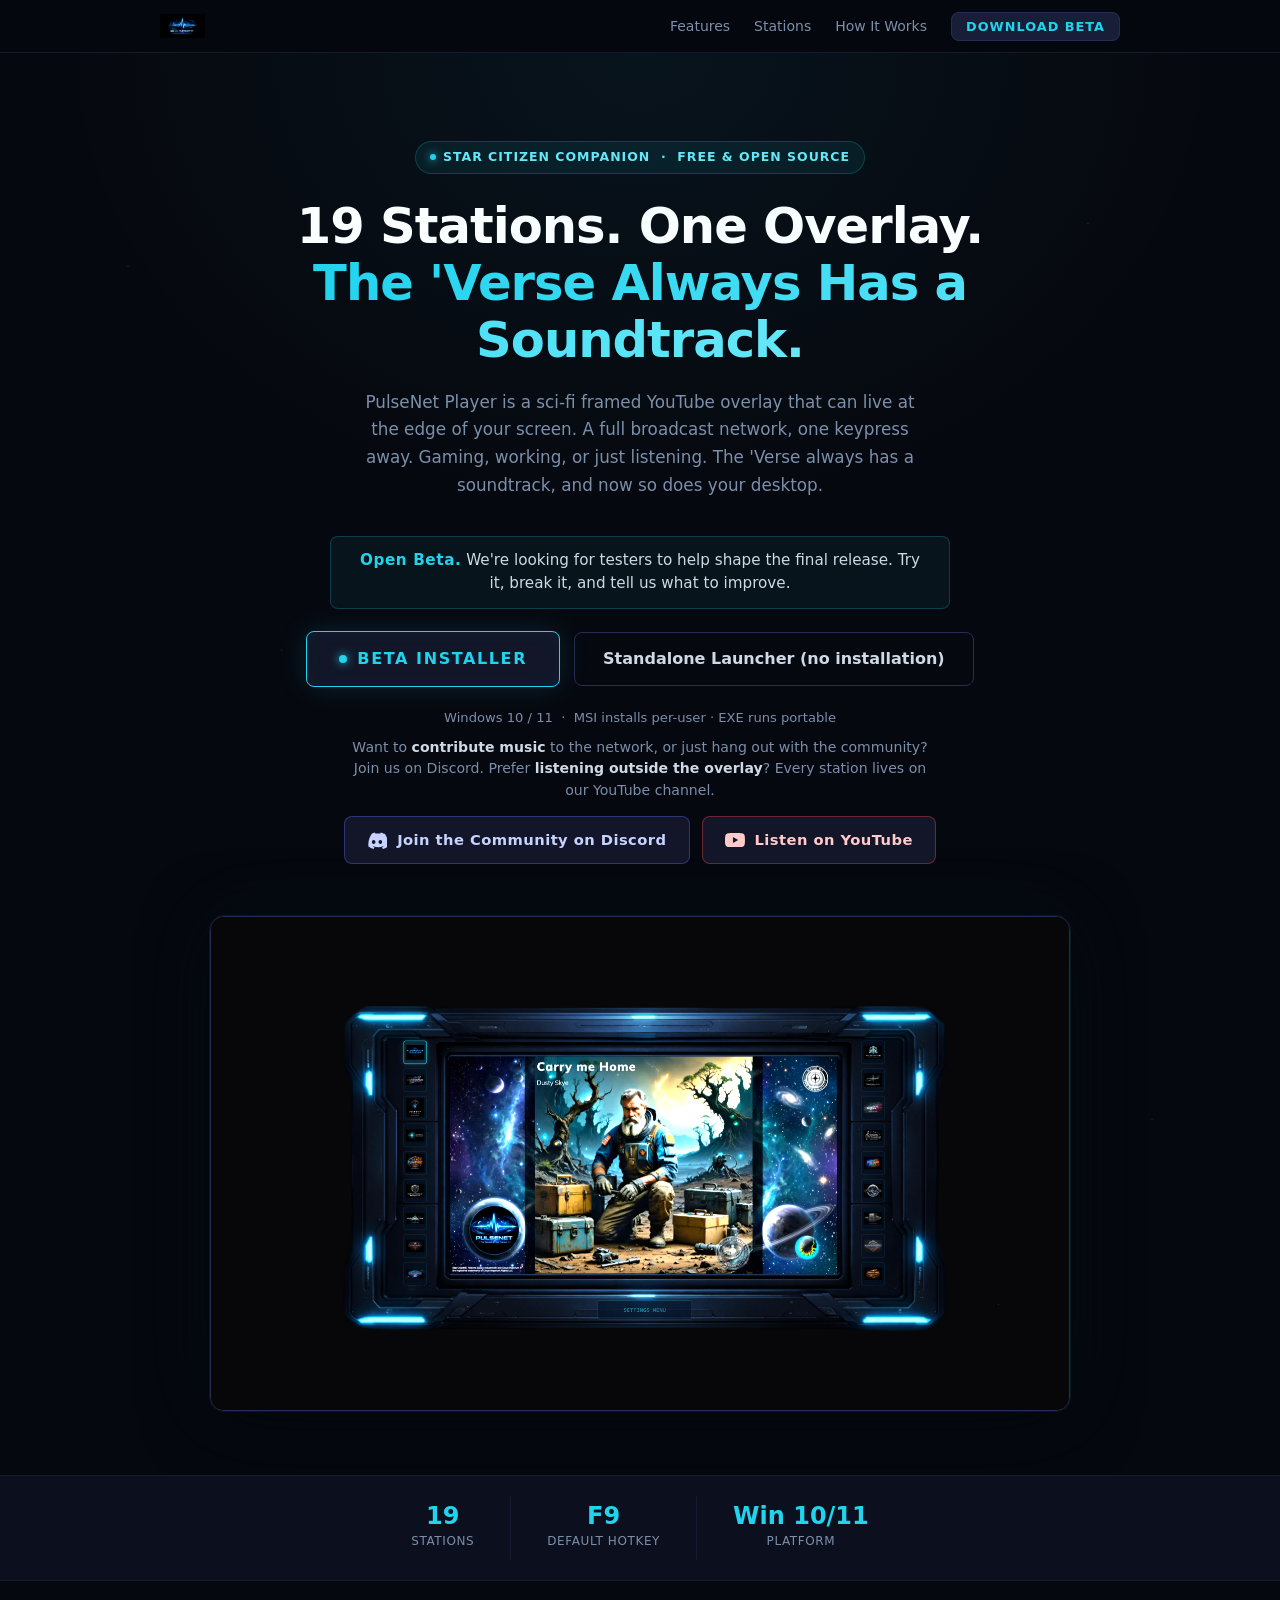
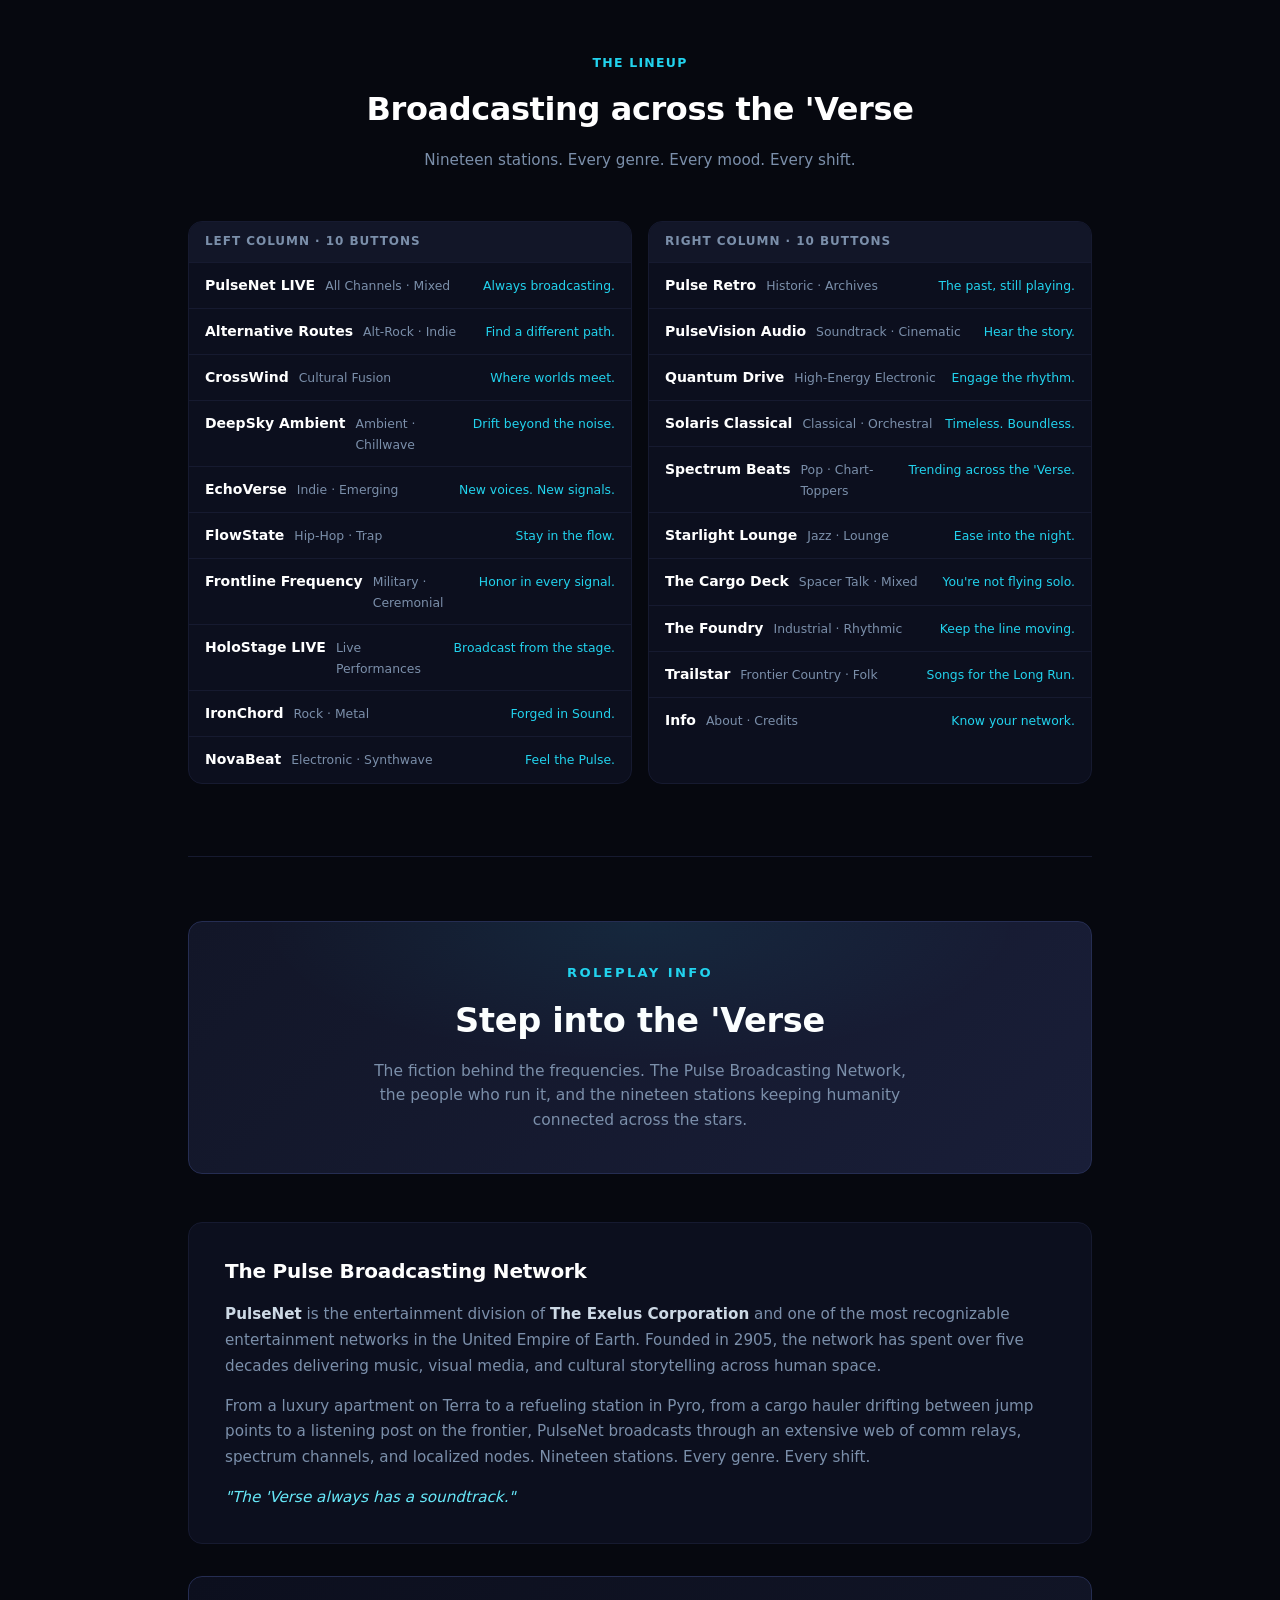
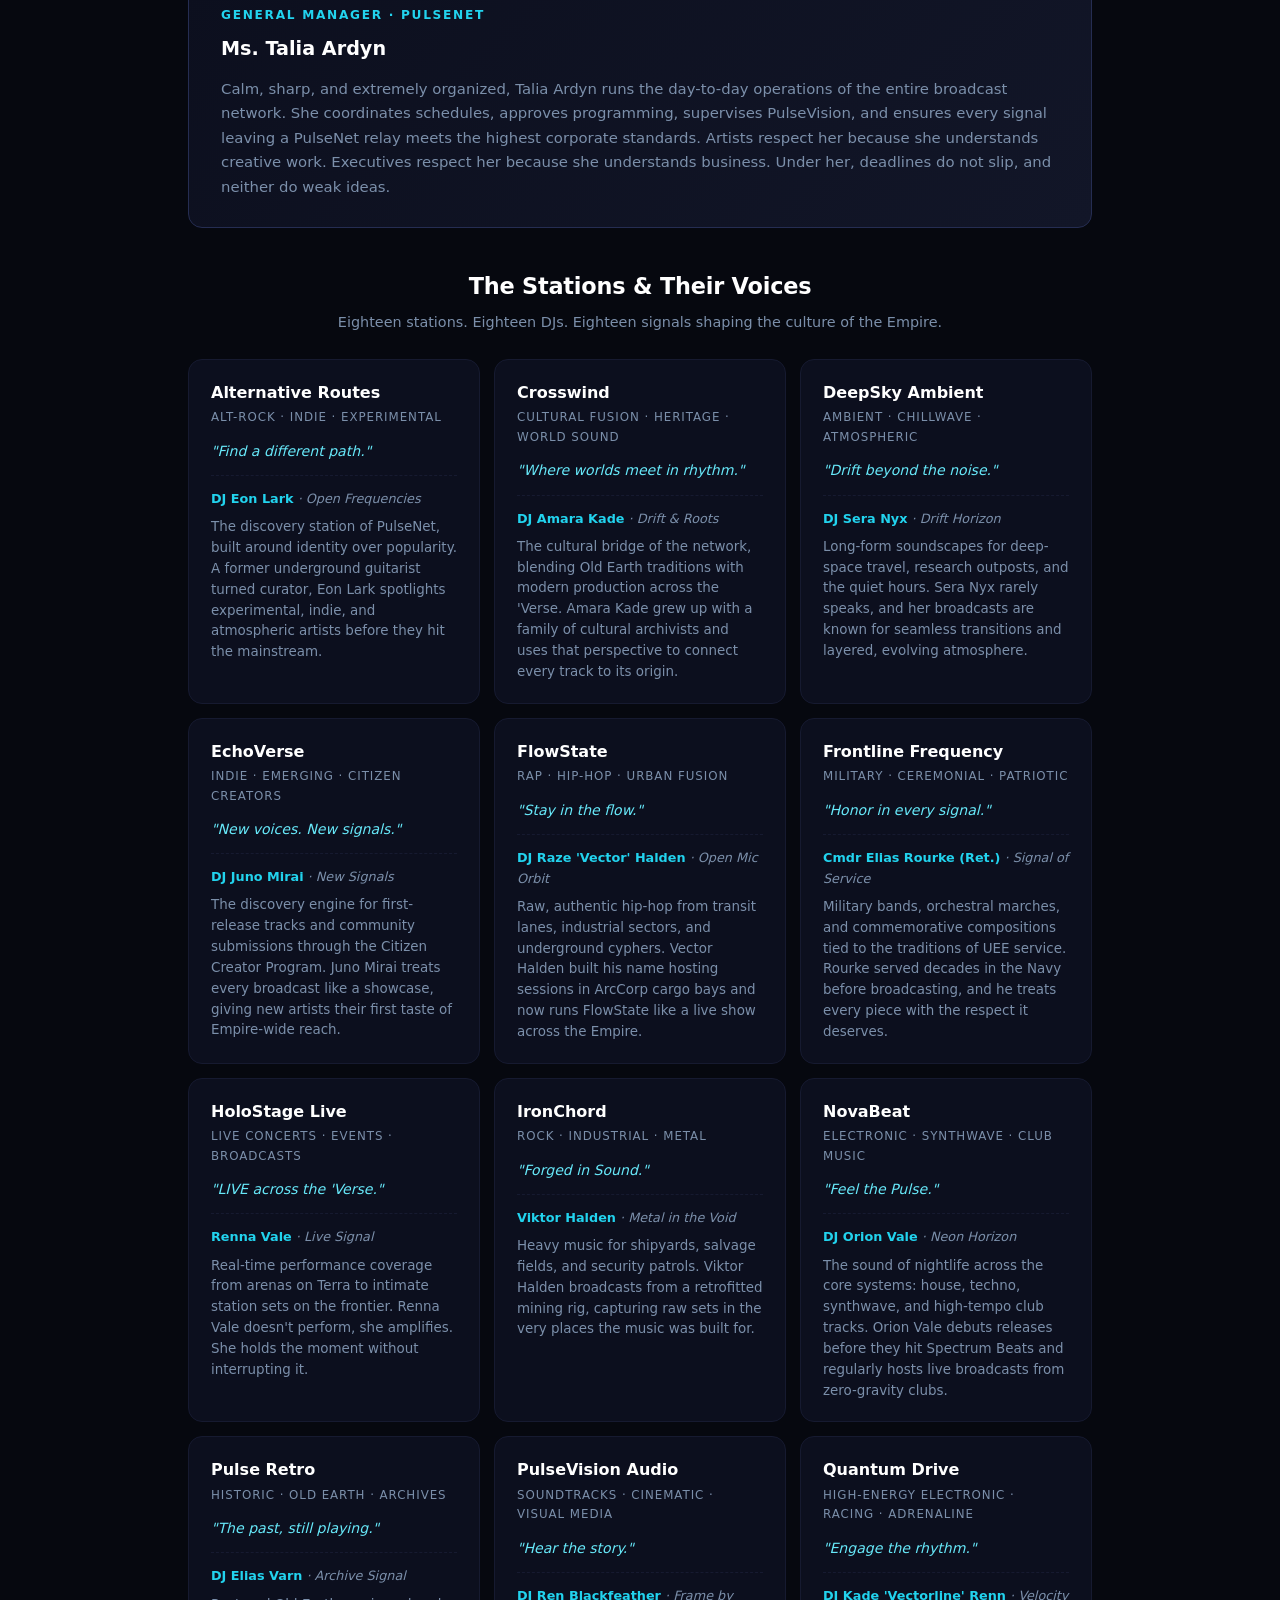
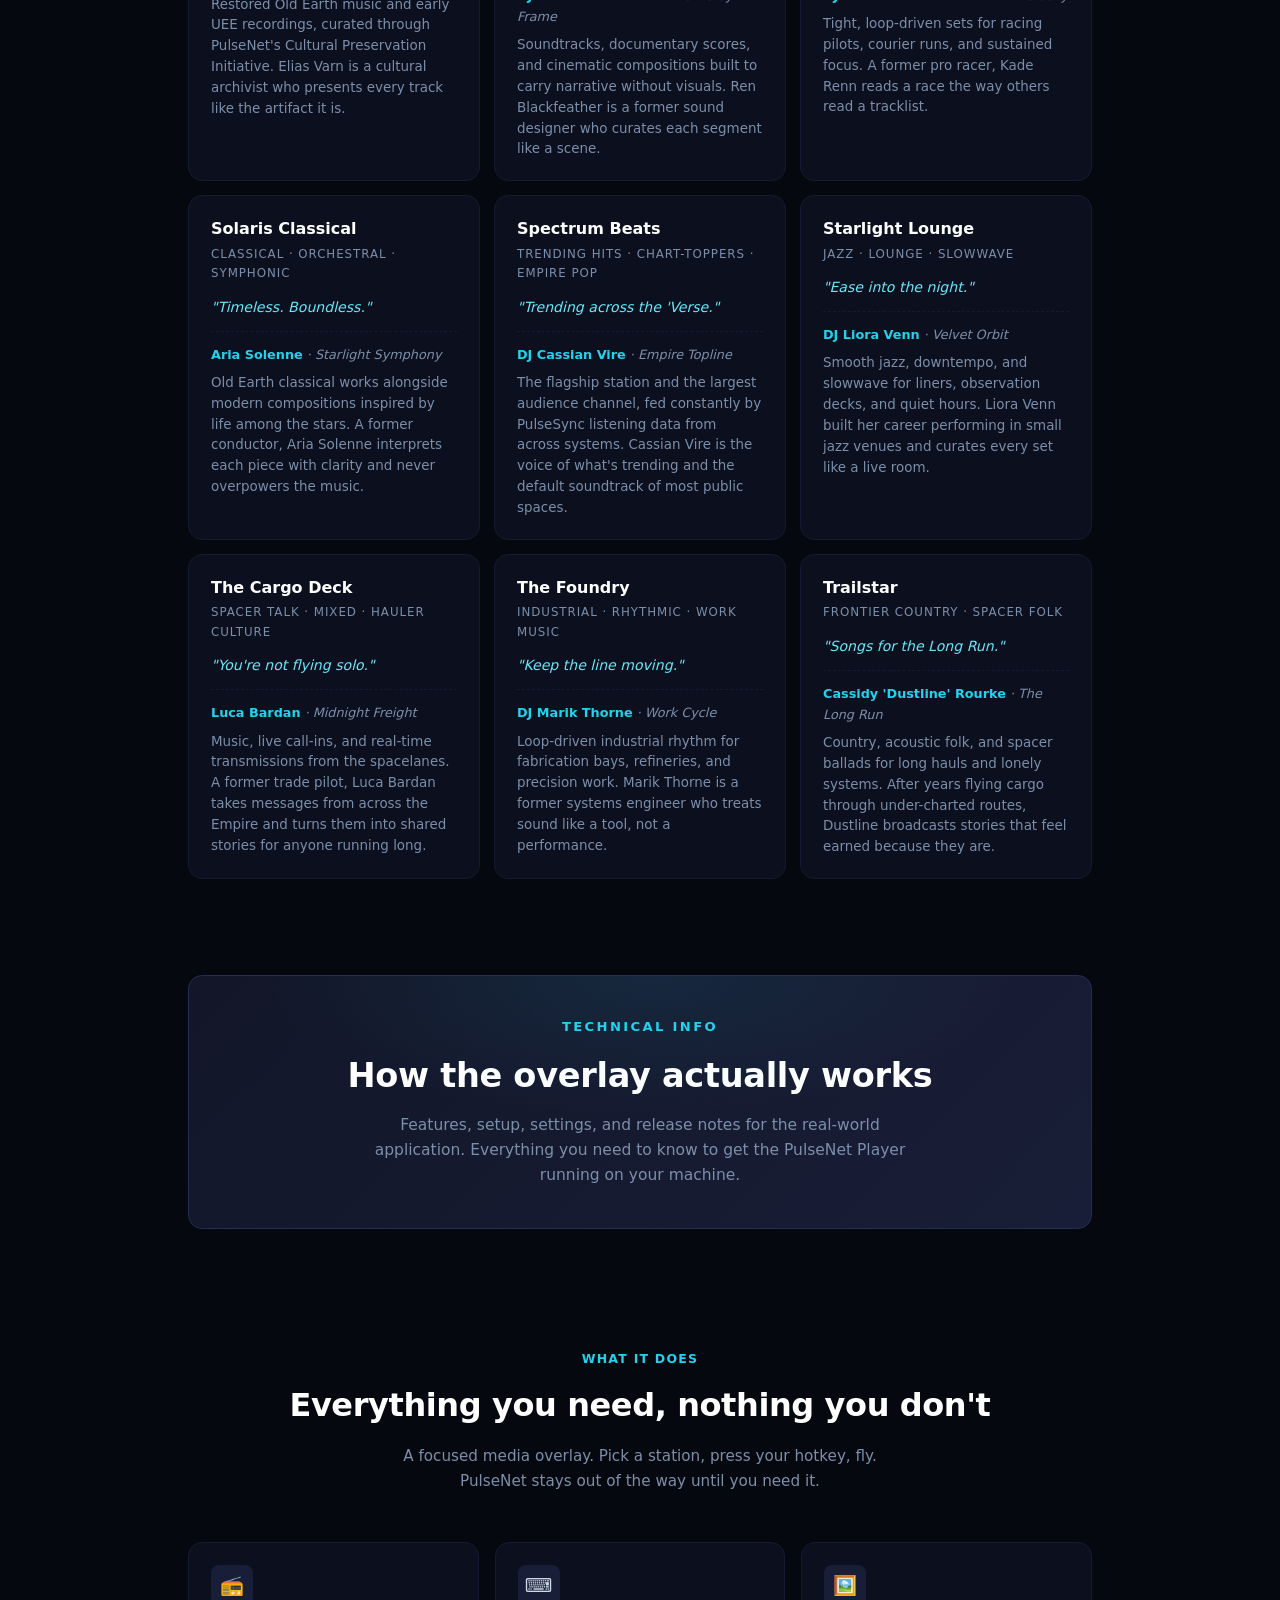
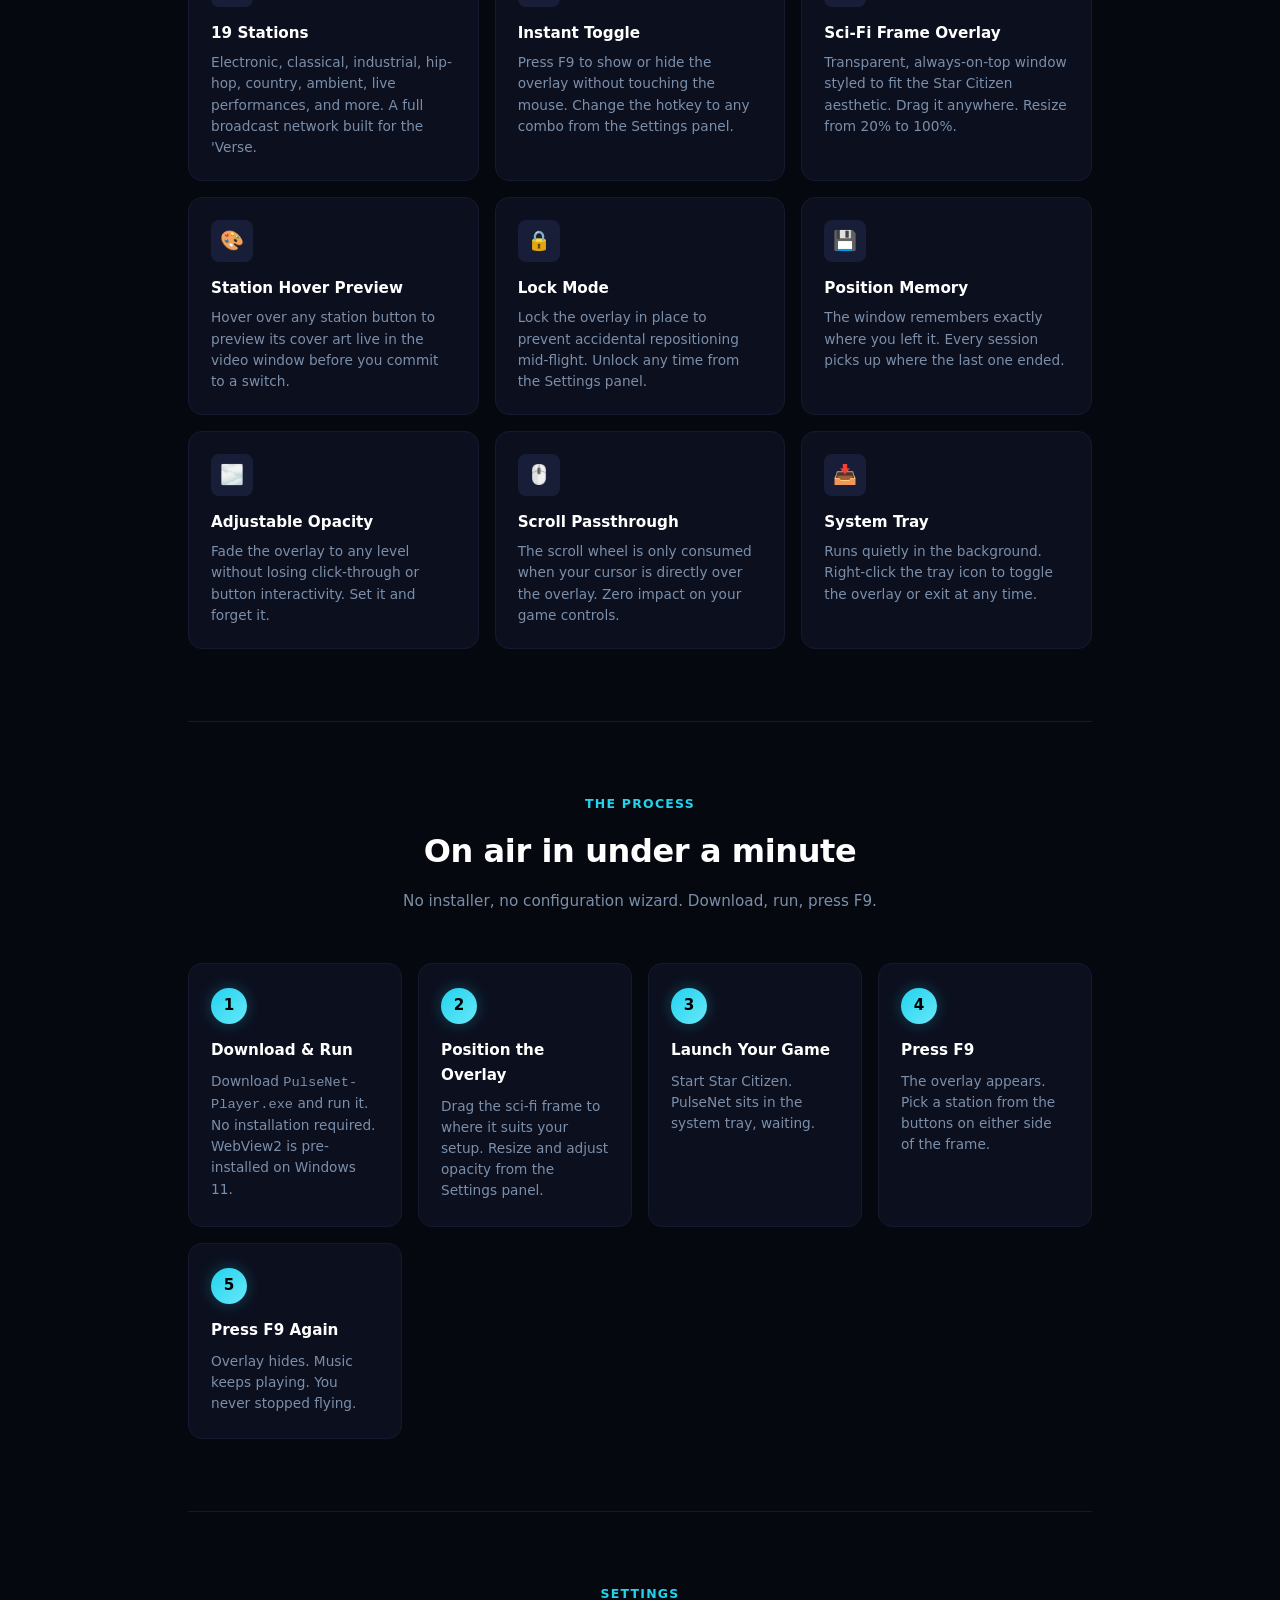
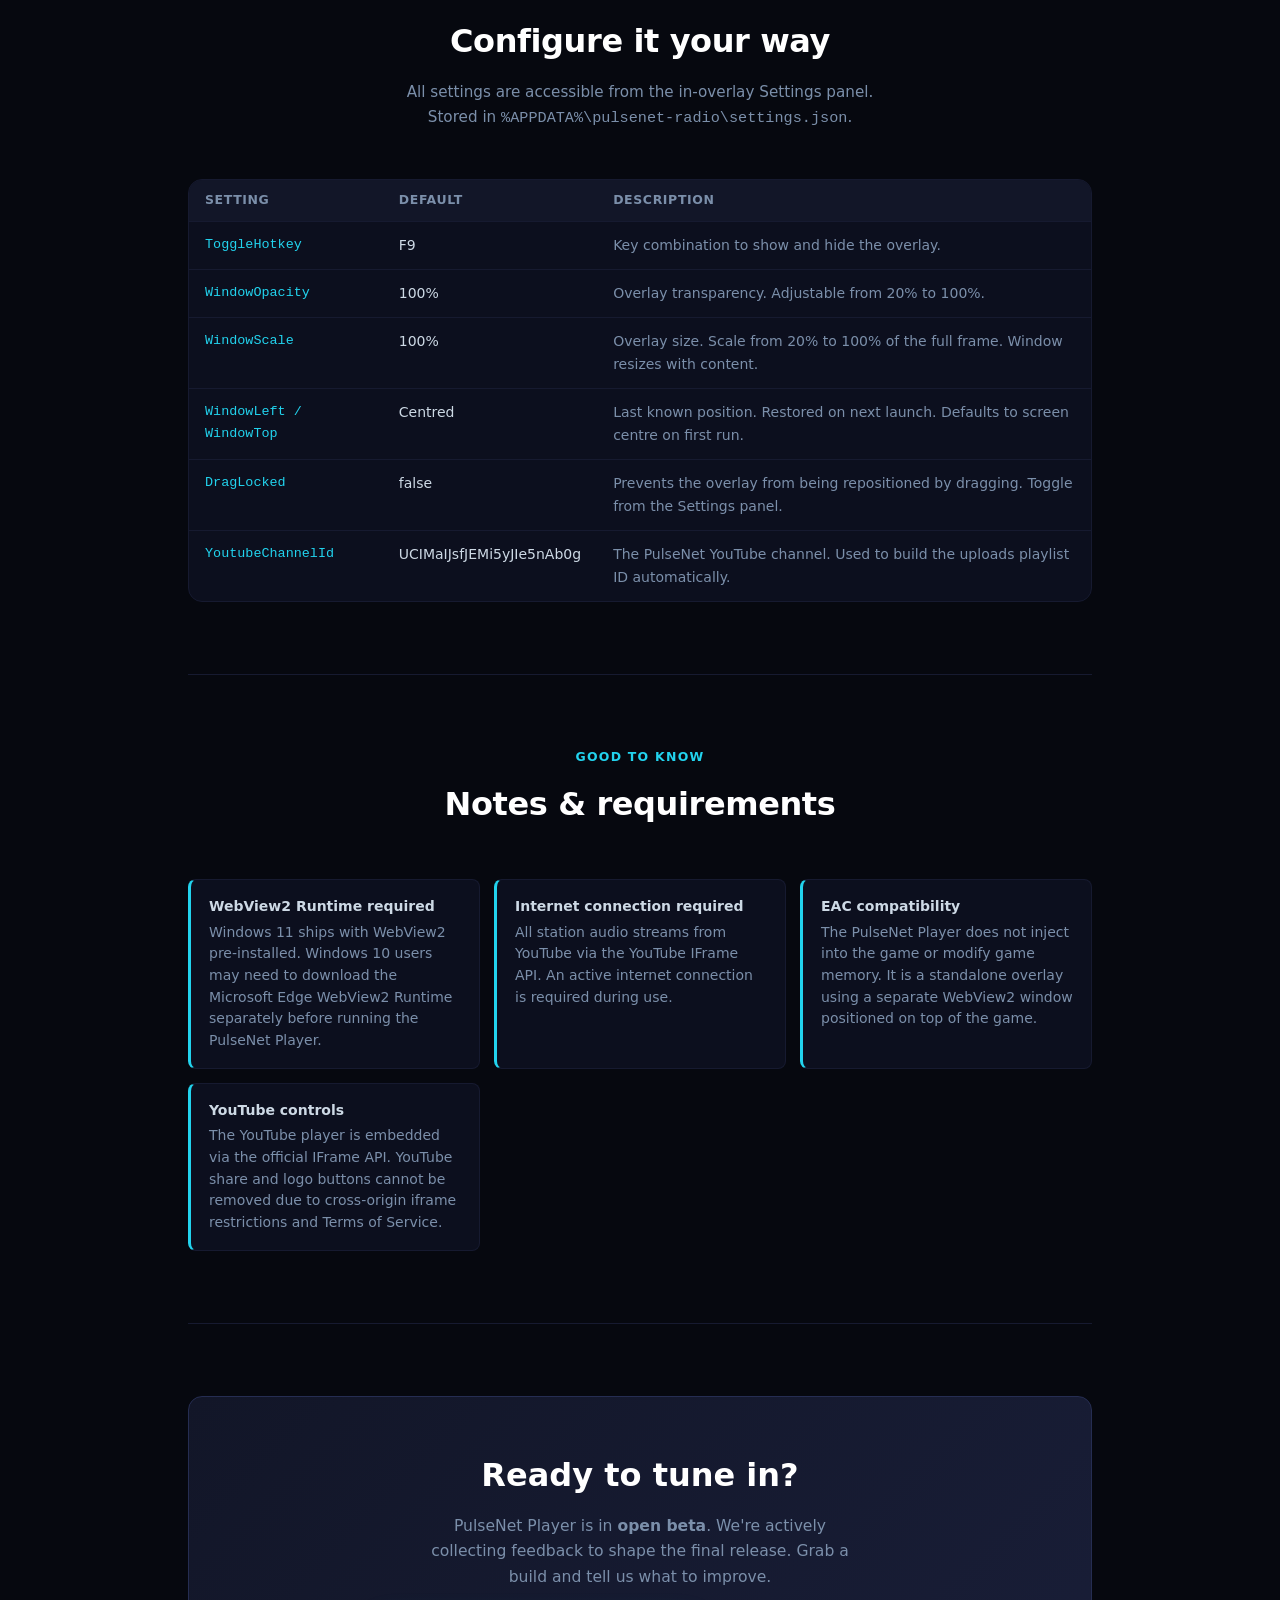
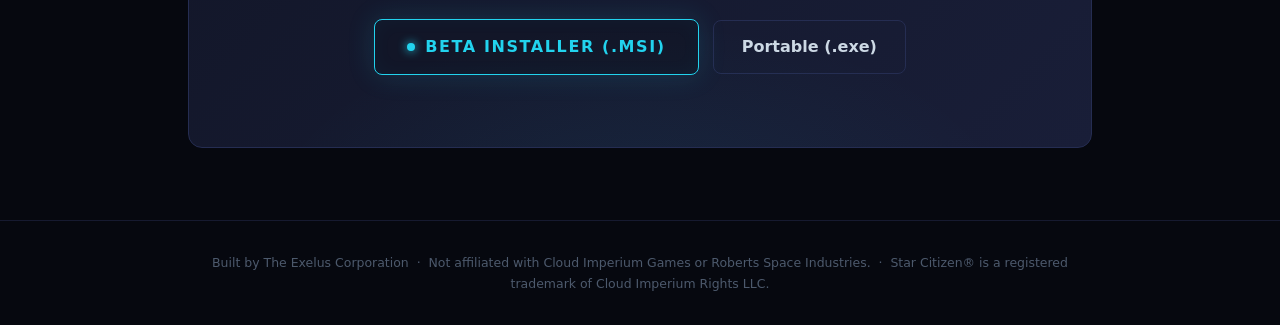
<file: docs/index.html>
<!DOCTYPE html>
<html lang="en">
<head>
  <meta charset="UTF-8" />
  <meta name="viewport" content="width=device-width, initial-scale=1.0" />
  <title>PulseNet Broadcasting · 19 Stations. One Overlay. The 'Verse Always Has a Soundtrack.</title>
  <meta name="description" content="PulseNet Broadcasting brings 19 curated stations directly into your Star Citizen session as a sci-fi overlay. No alt-tab. One keypress. Always broadcasting." />
  <style>
    *, *::before, *::after { box-sizing: border-box; margin: 0; padding: 0; }

    :root {
      --bg:           #06080f;
      --bg2:          #090c16;
      --surface:      #0c0f1e;
      --surface2:     #121628;
      --surface3:     #191e38;
      --border:       #161a30;
      --border-lt:    #252d52;
      --text:         #cdd9e5;
      --text-dim:     #7b8faa;
      --accent:       #22d3ee;
      --accent-lt:    #67e8f9;
      --accent-glow:  rgba(34, 211, 238, .18);
      --radius:       8px;
      --radius-lg:    14px;
    }

    html { scroll-behavior: smooth; }

    body {
      background: var(--bg);
      color: var(--text);
      font-family: "Segoe UI", system-ui, -apple-system, sans-serif;
      font-size: 16px;
      line-height: 1.65;
    }

    a { color: var(--accent); text-decoration: none; }
    a:hover { color: var(--accent-lt); text-decoration: underline; }

    .container { max-width: 960px; margin: 0 auto; padding: 0 28px; }

    /* ── NAV ── */
    nav {
      position: sticky;
      top: 0;
      z-index: 100;
      background: rgba(6, 8, 15, .92);
      backdrop-filter: blur(10px);
      border-bottom: 1px solid var(--border);
      padding: 0 28px;
    }
    .nav-inner {
      max-width: 960px;
      margin: 0 auto;
      display: flex;
      align-items: center;
      justify-content: space-between;
      height: 52px;
    }
    .nav-logo {
      display: flex;
      align-items: center;
      gap: 9px;
      font-weight: 700;
      font-size: 0.95rem;
      color: var(--text);
      text-decoration: none;
    }
    .nav-logo img { height: 24px; width: auto; }
    .nav-logo:hover { text-decoration: none; color: var(--accent); }
    .nav-logo span { color: var(--accent); }
    .nav-links {
      display: flex;
      gap: 24px;
      align-items: center;
      list-style: none;
    }
    .nav-links a { font-size: 0.875rem; color: var(--text-dim); text-decoration: none; }
    .nav-links a:hover { color: var(--text); text-decoration: none; }
    .nav-cta {
      background: var(--surface3);
      border: 1px solid var(--border-lt);
      color: var(--accent) !important;
      font-weight: 700;
      font-size: 0.8rem !important;
      padding: 6px 14px;
      border-radius: var(--radius);
      letter-spacing: .08em;
      text-transform: uppercase;
    }
    .nav-cta:hover { border-color: var(--accent); text-decoration: none !important; }
    @media (max-width: 600px) { .nav-links { display: none; } }

    /* ── HERO ── */
    .hero {
      padding: 88px 28px 64px;
      text-align: center;
      position: relative;
      overflow: hidden;
    }
    .hero::before {
      content: "";
      position: absolute;
      inset: 0;
      background-image:
        radial-gradient(1px 1px at 10% 15%, rgba(255,255,255,.18) 0%, transparent 100%),
        radial-gradient(1px 1px at 85% 12%, rgba(255,255,255,.16) 0%, transparent 100%),
        radial-gradient(1px 1px at 35% 70%, rgba(255,255,255,.16) 0%, transparent 100%),
        radial-gradient(1px 1px at 70% 50%, rgba(255,255,255,.13) 0%, transparent 100%),
        radial-gradient(1px 1px at 22% 42%, rgba(255,255,255,.16) 0%, transparent 100%),
        radial-gradient(1px 1px at 90% 75%, rgba(255,255,255,.13) 0%, transparent 100%),
        radial-gradient(1px 1px at 55% 85%, rgba(255,255,255,.11) 0%, transparent 100%),
        radial-gradient(1px 1px at 42% 28%, rgba(255,255,255,.14) 0%, transparent 100%),
        radial-gradient(1px 1px at 78% 88%, rgba(255,255,255,.12) 0%, transparent 100%),
        radial-gradient(ellipse 70% 50% at 50% 0%, rgba(34, 211, 238, .06) 0%, transparent 65%);
      pointer-events: none;
    }
    .hero-eyebrow {
      display: inline-flex;
      align-items: center;
      gap: 7px;
      background: rgba(34, 211, 238, .08);
      border: 1px solid rgba(34, 211, 238, .2);
      color: var(--accent-lt);
      font-size: 0.78rem;
      font-weight: 600;
      letter-spacing: .08em;
      text-transform: uppercase;
      padding: 5px 14px;
      border-radius: 100px;
      margin-bottom: 24px;
    }
    .hero-eyebrow .dot {
      width: 6px; height: 6px;
      border-radius: 50%;
      background: var(--accent);
      box-shadow: 0 0 8px var(--accent);
      animation: pulse-dot 2s ease-in-out infinite;
    }
    @keyframes pulse-dot {
      0%, 100% { opacity: 1; box-shadow: 0 0 8px var(--accent); }
      50%       { opacity: .5; box-shadow: 0 0 4px var(--accent); }
    }
    .hero h1 {
      font-size: clamp(1.9rem, 5vw, 3.1rem);
      font-weight: 800;
      letter-spacing: -1px;
      line-height: 1.15;
      color: #fff;
      margin-bottom: 20px;
    }
    .hero h1 .highlight {
      background: linear-gradient(90deg, var(--accent), var(--accent-lt));
      -webkit-background-clip: text;
      -webkit-text-fill-color: transparent;
      background-clip: text;
    }
    .hero-sub {
      font-size: 1.05rem;
      color: var(--text-dim);
      max-width: 580px;
      margin: 0 auto 36px;
    }
    .hero-actions {
      display: flex;
      align-items: center;
      justify-content: center;
      gap: 14px;
      flex-wrap: wrap;
      margin-bottom: 20px;
    }
    .btn-cta {
      display: inline-flex;
      align-items: center;
      gap: 10px;
      background: var(--surface2);
      border: 1px solid var(--accent);
      color: var(--accent);
      font-weight: 700;
      font-size: 1rem;
      padding: 14px 32px;
      border-radius: var(--radius);
      letter-spacing: .1em;
      text-transform: uppercase;
      box-shadow: 0 0 28px rgba(34, 211, 238, .15), inset 0 0 20px rgba(34, 211, 238, .04);
      text-decoration: none;
      transition: background 0.15s, box-shadow 0.15s, transform 0.15s;
    }
    .btn-cta:hover {
      background: rgba(34, 211, 238, .12);
      box-shadow: 0 0 36px rgba(34, 211, 238, .28), inset 0 0 22px rgba(34, 211, 238, .06);
      text-decoration: none;
      transform: translateY(-1px);
    }
    .btn-cta .btn-dot {
      width: 8px; height: 8px;
      border-radius: 50%;
      background: var(--accent);
      box-shadow: 0 0 10px var(--accent);
      animation: pulse-dot 1.8s ease-in-out infinite;
      flex-shrink: 0;
    }
    .btn-secondary {
      display: inline-flex;
      align-items: center;
      gap: 9px;
      background: transparent;
      border: 1px solid var(--border-lt);
      color: var(--text);
      font-weight: 600;
      font-size: 1rem;
      padding: 13px 28px;
      border-radius: var(--radius);
      transition: border-color .15s, color .15s;
      text-decoration: none;
    }
    .btn-secondary:hover { border-color: var(--accent); color: var(--accent); text-decoration: none; }
    .btn-secondary svg { width: 18px; height: 18px; fill: currentColor; flex-shrink: 0; }
    .hero-meta { font-size: 0.82rem; color: var(--text-dim); margin-top: 8px; }
    .hero-beta-note {
      max-width: 620px;
      margin: 4px auto 22px;
      padding: 12px 20px;
      background: rgba(34, 211, 238, .06);
      border: 1px solid rgba(34, 211, 238, .22);
      border-radius: var(--radius);
      color: var(--text);
      font-size: 0.95rem;
      line-height: 1.55;
    }
    .hero-beta-note strong { color: var(--accent); letter-spacing: 0.04em; }

    /* ── HERO SCREENSHOT ── */
    .hero-screenshot {
      margin: 52px auto 0;
      max-width: 860px;
      border-radius: var(--radius-lg);
      overflow: hidden;
      border: 1px solid var(--border-lt);
      box-shadow:
        0 0 0 1px rgba(34,211,238,.08),
        0 8px 64px rgba(0,0,0,.6),
        0 0 80px rgba(34,211,238,.06);
    }
    .hero-screenshot img {
      display: block;
      width: 100%;
      height: auto;
    }

    /* ── STATS BAR ── */
    .stats-bar {
      background: var(--surface);
      border-top: 1px solid var(--border);
      border-bottom: 1px solid var(--border);
      padding: 20px 28px;
    }
    .stats-inner {
      max-width: 960px;
      margin: 0 auto;
      display: flex;
      align-items: center;
      justify-content: center;
      flex-wrap: wrap;
    }
    .stat {
      display: flex;
      flex-direction: column;
      align-items: center;
      padding: 8px 36px;
      border-right: 1px solid var(--border);
    }
    .stat:last-child { border-right: none; }
    .stat-val { font-size: 1.5rem; font-weight: 800; color: var(--accent); line-height: 1; }
    .stat-lbl { font-size: 0.75rem; color: var(--text-dim); margin-top: 4px; text-transform: uppercase; letter-spacing: .05em; }
    @media (max-width: 540px) {
      .stat { padding: 8px 18px; border-right: none; border-bottom: 1px solid var(--border); width: 50%; }
    }

    /* ── SECTIONS ── */
    section { padding: 72px 0; border-bottom: 1px solid var(--border); }
    .section-header { text-align: center; margin-bottom: 48px; }
    .section-eyebrow {
      font-size: 0.78rem;
      font-weight: 700;
      color: var(--accent);
      text-transform: uppercase;
      letter-spacing: .1em;
      margin-bottom: 10px;
    }
    .section-header h2 {
      font-size: clamp(1.5rem, 3vw, 2rem);
      font-weight: 700;
      color: #fff;
      letter-spacing: -.4px;
    }
    .section-header p { color: var(--text-dim); max-width: 520px; margin: 12px auto 0; font-size: 0.95rem; }

    /* ── FEATURE GRID ── */
    .feature-grid {
      display: grid;
      grid-template-columns: repeat(auto-fill, minmax(260px, 1fr));
      gap: 16px;
    }
    .feature-card {
      background: var(--surface);
      border: 1px solid var(--border);
      border-radius: var(--radius-lg);
      padding: 22px;
      transition: border-color .2s, background .2s;
    }
    .feature-card:hover { border-color: var(--border-lt); background: var(--surface2); }
    .feat-icon {
      width: 42px; height: 42px;
      border-radius: var(--radius);
      background: var(--surface3);
      display: flex; align-items: center; justify-content: center;
      font-size: 1.2rem;
      margin-bottom: 14px;
    }
    .feature-card h3 { font-size: 0.95rem; font-weight: 600; color: #fff; margin-bottom: 6px; }
    .feature-card p  { font-size: 0.855rem; color: var(--text-dim); line-height: 1.55; }

    /* ── STATION GRID ── */
    .station-table-wrap {
      display: grid;
      grid-template-columns: 1fr 1fr;
      gap: 16px;
    }
    @media (max-width: 640px) { .station-table-wrap { grid-template-columns: 1fr; } }
    .station-col-card {
      background: var(--surface);
      border: 1px solid var(--border);
      border-radius: var(--radius-lg);
      overflow: hidden;
    }
    .station-col-header {
      background: var(--surface2);
      border-bottom: 1px solid var(--border);
      padding: 10px 16px;
      font-size: 0.75rem;
      font-weight: 700;
      text-transform: uppercase;
      letter-spacing: .08em;
      color: var(--text-dim);
    }
    .station-row {
      display: flex;
      align-items: baseline;
      gap: 10px;
      padding: 11px 16px;
      border-bottom: 1px solid var(--border);
      transition: background .15s;
    }
    .station-row:last-child { border-bottom: none; }
    .station-row:hover { background: var(--surface2); }
    .station-name { font-size: 0.875rem; font-weight: 600; color: #fff; flex-shrink: 0; }
    .station-genre { font-size: 0.775rem; color: var(--text-dim); }
    .station-tagline { font-size: 0.775rem; color: var(--accent); margin-left: auto; text-align: right; white-space: nowrap; flex-shrink: 0; }

    /* ── STEPS ── */
    .steps {
      display: grid;
      grid-template-columns: repeat(auto-fill, minmax(200px, 1fr));
      gap: 16px;
    }
    .step-card {
      background: var(--surface);
      border: 1px solid var(--border);
      border-radius: var(--radius-lg);
      padding: 24px 22px;
    }
    .step-num {
      width: 36px; height: 36px;
      border-radius: 50%;
      background: linear-gradient(135deg, var(--accent), var(--accent-lt));
      color: #000;
      font-weight: 800;
      font-size: 0.95rem;
      display: flex; align-items: center; justify-content: center;
      margin-bottom: 14px;
      box-shadow: 0 0 16px rgba(34, 211, 238, .28);
    }
    .step-card h3 { font-size: 0.95rem; font-weight: 600; color: #fff; margin-bottom: 8px; }
    .step-card p  { font-size: 0.855rem; color: var(--text-dim); line-height: 1.55; }

    /* ── CONFIG TABLE ── */
    .config-table {
      width: 100%;
      border-collapse: collapse;
      font-size: 0.875rem;
    }
    .config-table th {
      text-align: left;
      padding: 10px 16px;
      background: var(--surface2);
      color: var(--text-dim);
      font-weight: 600;
      font-size: 0.78rem;
      text-transform: uppercase;
      letter-spacing: .05em;
      border-bottom: 1px solid var(--border);
    }
    .config-table td {
      padding: 12px 16px;
      border-bottom: 1px solid var(--border);
      color: var(--text-dim);
      vertical-align: top;
    }
    .config-table tr:last-child td { border-bottom: none; }
    .config-table tr:hover td { background: var(--surface); }
    .config-table td:first-child { color: var(--accent); font-family: "Consolas", monospace; font-size: 0.84rem; }
    .config-table td:nth-child(2) { color: var(--text); }
    .config-wrap {
      background: var(--surface);
      border: 1px solid var(--border);
      border-radius: var(--radius-lg);
      overflow: hidden;
    }

    /* ── NOTES ── */
    .note-grid {
      display: grid;
      grid-template-columns: repeat(auto-fill, minmax(280px, 1fr));
      gap: 14px;
    }
    .note-card {
      background: var(--surface);
      border: 1px solid var(--border);
      border-left: 3px solid #22d3ee;
      border-radius: var(--radius);
      padding: 16px 18px;
      font-size: 0.875rem;
      color: var(--text-dim);
      line-height: 1.55;
    }
    .note-card strong { color: var(--text); display: block; margin-bottom: 4px; }

    /* ── CODE ── */
    pre {
      background: var(--surface);
      border: 1px solid var(--border);
      border-radius: var(--radius-lg);
      padding: 18px 20px;
      font-family: "Consolas", "Cascadia Code", monospace;
      font-size: 0.855rem;
      overflow-x: auto;
      color: #cdd9e5;
      line-height: 1.7;
    }

    /* ── LORE BANNER ── */
    .lore-banner {
      background: linear-gradient(135deg, var(--surface2) 0%, var(--surface3) 100%);
      border: 1px solid var(--border-lt);
      border-radius: var(--radius-lg);
      padding: 44px 40px;
      text-align: center;
      margin: 0 0 72px;
      position: relative;
      overflow: hidden;
    }
    .lore-banner::before {
      content: "";
      position: absolute;
      inset: 0;
      background: radial-gradient(ellipse 60% 80% at 50% 120%, rgba(34, 211, 238, .06) 0%, transparent 70%);
      pointer-events: none;
    }
    .lore-banner .lore-org {
      font-size: 0.78rem;
      font-weight: 700;
      color: var(--accent);
      text-transform: uppercase;
      letter-spacing: .12em;
      margin-bottom: 12px;
    }
    .lore-banner h2 { font-size: clamp(1.3rem, 3vw, 1.8rem); font-weight: 700; color: #fff; margin-bottom: 10px; }
    .lore-banner p  { color: var(--text-dim); font-size: 0.975rem; max-width: 560px; margin: 0 auto; }
    .lore-banner blockquote {
      margin: 20px auto 0;
      max-width: 480px;
      border-left: 2px solid var(--accent);
      padding: 0 0 0 16px;
      text-align: left;
      font-style: italic;
      color: var(--accent-lt);
      font-size: 1rem;
    }

    /* ── CTA BANNER ── */
    .cta-banner {
      background: linear-gradient(135deg, var(--surface2) 0%, var(--surface3) 100%);
      border: 1px solid var(--border-lt);
      border-radius: var(--radius-lg);
      padding: 52px 40px;
      text-align: center;
      margin: 72px 0;
      position: relative;
      overflow: hidden;
    }
    .cta-banner::before {
      content: "";
      position: absolute;
      inset: 0;
      background: radial-gradient(ellipse 60% 80% at 50% 120%, rgba(34, 211, 238, .06) 0%, transparent 70%);
      pointer-events: none;
    }
    .cta-banner h2 { font-size: clamp(1.4rem, 3vw, 2rem); font-weight: 700; color: #fff; margin-bottom: 12px; }
    .cta-banner p  { color: var(--text-dim); font-size: 0.975rem; max-width: 440px; margin: 0 auto 28px; }

    /* ── COMMUNITY BUTTONS ── */
    .community-caption {
      font-size: 0.88rem;
      color: var(--text-dim);
      margin: 8px auto 14px;
      max-width: 600px;
      line-height: 1.55;
    }
    .community-caption strong { color: var(--text); font-weight: 600; }
    .community-row {
      display: flex;
      align-items: center;
      justify-content: center;
      gap: 12px;
      flex-wrap: wrap;
      margin: 0 0 8px;
    }
    .btn-community {
      display: inline-flex;
      align-items: center;
      gap: 10px;
      background: var(--surface2);
      border: 1px solid var(--border-lt);
      color: var(--text);
      font-weight: 600;
      font-size: 0.92rem;
      padding: 11px 22px;
      border-radius: var(--radius);
      letter-spacing: .03em;
      text-decoration: none;
      transition: border-color .15s, background .15s, color .15s, transform .15s, box-shadow .15s;
    }
    .btn-community:hover { text-decoration: none; transform: translateY(-1px); }
    .btn-community svg { width: 20px; height: 20px; fill: currentColor; flex-shrink: 0; }
    .btn-discord { color: #c7d2fe; border-color: rgba(88, 101, 242, 0.4); }
    .btn-discord:hover {
      color: #fff;
      background: rgba(88, 101, 242, 0.16);
      border-color: #5865f2;
      box-shadow: 0 0 22px rgba(88, 101, 242, 0.18);
    }
    .btn-youtube { color: #fecaca; border-color: rgba(239, 68, 68, 0.4); }
    .btn-youtube:hover {
      color: #fff;
      background: rgba(239, 68, 68, 0.14);
      border-color: #ef4444;
      box-shadow: 0 0 22px rgba(239, 68, 68, 0.18);
    }

    /* ── RP SECTION BANNERS ── */
    .rp-banner {
      margin: 64px 0 48px;
      padding: 40px 40px;
      text-align: center;
      background: linear-gradient(135deg, var(--surface2) 0%, var(--surface3) 100%);
      border: 1px solid var(--border-lt);
      border-radius: var(--radius-lg);
      position: relative;
      overflow: hidden;
    }
    .rp-banner::before {
      content: "";
      position: absolute;
      inset: 0;
      background: radial-gradient(ellipse 60% 80% at 50% 0%, rgba(34, 211, 238, .08) 0%, transparent 70%);
      pointer-events: none;
    }
    .rp-banner-label {
      font-size: 0.82rem;
      font-weight: 700;
      color: var(--accent);
      text-transform: uppercase;
      letter-spacing: .18em;
      margin-bottom: 10px;
    }
    .rp-banner h2 {
      font-size: clamp(1.6rem, 3.2vw, 2.1rem);
      font-weight: 700;
      color: #fff;
      margin-bottom: 10px;
      letter-spacing: -.3px;
    }
    .rp-banner p {
      color: var(--text-dim);
      max-width: 560px;
      margin: 0 auto;
      font-size: 0.97rem;
      line-height: 1.6;
    }

    /* ── RP INTRO BLOCK ── */
    .rp-intro {
      background: var(--surface);
      border: 1px solid var(--border);
      border-radius: var(--radius-lg);
      padding: 32px 36px;
      margin-bottom: 32px;
    }
    .rp-intro h3 {
      color: #fff;
      font-size: 1.25rem;
      font-weight: 700;
      margin-bottom: 14px;
      letter-spacing: -.2px;
    }
    .rp-intro p {
      color: var(--text-dim);
      font-size: 0.95rem;
      line-height: 1.7;
      margin-bottom: 14px;
    }
    .rp-intro p:last-child { margin-bottom: 0; }
    .rp-intro em { color: var(--accent-lt); font-style: italic; }
    .rp-intro strong { color: var(--text); font-weight: 700; }

    /* ── GM SPOTLIGHT ── */
    .rp-gm {
      background: linear-gradient(135deg, var(--surface) 0%, var(--surface2) 100%);
      border: 1px solid var(--border-lt);
      border-radius: var(--radius-lg);
      padding: 28px 32px;
      margin-bottom: 40px;
    }
    .rp-gm-tag {
      font-size: 0.76rem;
      font-weight: 700;
      color: var(--accent);
      text-transform: uppercase;
      letter-spacing: .14em;
      margin-bottom: 8px;
    }
    .rp-gm h3 {
      color: #fff;
      font-size: 1.2rem;
      font-weight: 700;
      margin-bottom: 12px;
    }
    .rp-gm p {
      color: var(--text-dim);
      font-size: 0.93rem;
      line-height: 1.65;
    }

    /* ── RP STATION LORE CARDS ── */
    .rp-stations-header {
      text-align: center;
      margin: 8px 0 24px;
    }
    .rp-stations-header h3 {
      color: #fff;
      font-size: 1.4rem;
      font-weight: 700;
      margin-bottom: 6px;
      letter-spacing: -.2px;
    }
    .rp-stations-header p {
      color: var(--text-dim);
      font-size: 0.9rem;
    }
    .rp-station-grid {
      display: grid;
      grid-template-columns: repeat(auto-fill, minmax(280px, 1fr));
      gap: 14px;
    }
    .rp-card {
      background: var(--surface);
      border: 1px solid var(--border);
      border-radius: var(--radius-lg);
      padding: 20px 22px;
      transition: border-color .2s, background .2s, transform .2s;
    }
    .rp-card:hover {
      border-color: var(--border-lt);
      background: var(--surface2);
      transform: translateY(-2px);
    }
    .rp-card-title {
      font-size: 1rem;
      font-weight: 700;
      color: #fff;
      margin-bottom: 2px;
    }
    .rp-card-genre {
      font-size: 0.74rem;
      color: var(--text-dim);
      text-transform: uppercase;
      letter-spacing: .08em;
      margin-bottom: 12px;
    }
    .rp-card-tagline {
      font-size: 0.88rem;
      font-style: italic;
      color: var(--accent-lt);
      margin-bottom: 12px;
      padding-bottom: 12px;
      border-bottom: 1px dashed var(--border);
    }
    .rp-card-dj {
      font-size: 0.8rem;
      color: var(--text);
      margin-bottom: 8px;
    }
    .rp-card-dj strong { color: var(--accent); font-weight: 700; }
    .rp-card-dj .rp-show { color: var(--text-dim); font-style: italic; }
    .rp-card-blurb {
      font-size: 0.84rem;
      color: var(--text-dim);
      line-height: 1.55;
    }

    /* ── FOOTER ── */
    footer { border-top: 1px solid var(--border); padding: 32px 28px; text-align: center; }
    .footer-links {
      display: flex;
      justify-content: center;
      gap: 24px;
      flex-wrap: wrap;
      margin-bottom: 14px;
    }
    .footer-links a { color: var(--text-dim); font-size: 0.875rem; text-decoration: none; }
    .footer-links a:hover { color: var(--accent); text-decoration: none; }
    .footer-legal { font-size: 0.78rem; color: var(--text-dim); opacity: .6; }
  </style>
</head>
<body>

  <!-- NAV -->
  <nav>
    <div class="nav-inner">
      <a href="#" class="nav-logo">
        <img src="main_logo.png" alt="PulseNet Player">
      </a>
      <ul class="nav-links">
        <li><a href="#features">Features</a></li>
        <li><a href="#stations">Stations</a></li>
        <li><a href="#how-it-works">How It Works</a></li>
        <li><a class="nav-cta" href="#download">Download Beta</a></li>
      </ul>
    </div>
  </nav>

  <!-- HERO -->
  <div class="hero" id="download">
    <div class="container">
      <div class="hero-eyebrow">
        <span class="dot"></span>
        Star Citizen Companion &nbsp;·&nbsp; Free &amp; Open Source
      </div>
      <h1>
        19 Stations. One Overlay.<br>
        <span class="highlight">The 'Verse Always Has a Soundtrack.</span>
      </h1>
      <p class="hero-sub">
        PulseNet Player is a sci-fi framed YouTube overlay that can live at the edge of your screen.
        A full broadcast network, one keypress away. Gaming, working, or just listening.
        The 'Verse always has a soundtrack, and now so does your desktop.
      </p>
      <p class="hero-beta-note">
        <strong>Open Beta.</strong> We're looking for testers to help shape the final release.
        Try it, break it, and tell us what to improve.
      </p>
      <div class="hero-actions">
        <a class="btn-cta" href="https://github.com/Diftic/PulseNet-Player/releases/latest/download/PulseNet-Setup.msi">
          <span class="btn-dot"></span>
          BETA Installer
        </a>
        <a class="btn-secondary" href="https://github.com/Diftic/PulseNet-Player/releases/latest/download/PulseNet-Player.exe">
          Standalone Launcher (no installation)
        </a>
      </div>
      <p class="hero-meta">Windows 10 / 11 &nbsp;·&nbsp; MSI installs per-user · EXE runs portable</p>

      <p class="community-caption">
        Want to <strong>contribute music</strong> to the network, or just hang out with the community? Join us on Discord.
        Prefer <strong>listening outside the overlay</strong>? Every station lives on our YouTube channel.
      </p>
      <div class="community-row">
        <a class="btn-community btn-discord" href="https://discord.gg/Vxn7kzzWGJ" target="_blank" rel="noopener">
          <svg viewBox="0 0 24 24" aria-hidden="true"><path d="M20.317 4.369A19.791 19.791 0 0016.558 3c-.212.378-.46.89-.63 1.295a18.27 18.27 0 00-5.856 0C9.902 3.889 9.648 3.378 9.436 3a19.79 19.79 0 00-3.76 1.369C2.15 9.623 1.27 14.747 1.71 19.797a19.95 19.95 0 006.031 3.044 14.73 14.73 0 001.283-2.082 12.93 12.93 0 01-2.021-.968c.17-.124.335-.253.495-.386 3.91 1.795 8.146 1.795 12.013 0 .162.133.327.262.495.386a12.87 12.87 0 01-2.024.969 14.55 14.55 0 001.283 2.08 19.92 19.92 0 006.034-3.043c.516-5.85-.873-10.927-3.982-15.428zM8.02 16.83c-1.182 0-2.157-1.089-2.157-2.425 0-1.337.955-2.426 2.157-2.426 1.203 0 2.178 1.09 2.157 2.426 0 1.336-.954 2.425-2.157 2.425zm7.975 0c-1.182 0-2.157-1.089-2.157-2.425 0-1.337.955-2.426 2.157-2.426 1.203 0 2.178 1.09 2.157 2.426 0 1.336-.954 2.425-2.157 2.425z"/></svg>
          Join the Community on Discord
        </a>
        <a class="btn-community btn-youtube" href="https://www.youtube.com/@PulseNetLIVE" target="_blank" rel="noopener">
          <svg viewBox="0 0 24 24" aria-hidden="true"><path d="M23.498 6.186a3.016 3.016 0 00-2.122-2.136C19.505 3.545 12 3.545 12 3.545s-7.505 0-9.377.505A3.017 3.017 0 00.502 6.186C0 8.07 0 12 0 12s0 3.93.502 5.814a3.016 3.016 0 002.122 2.136c1.871.505 9.376.505 9.376.505s7.505 0 9.377-.505a3.015 3.015 0 002.122-2.136C24 15.93 24 12 24 12s0-3.93-.502-5.814zM9.545 15.568V8.432L15.818 12l-6.273 3.568z"/></svg>
          Listen on YouTube
        </a>
      </div>

      <div class="hero-screenshot">
        <img src="preview.png" alt="PulseNet Player overlay showing the sci-fi frame with station buttons and a track playing">
      </div>
    </div>
  </div>

  <!-- STATS -->
  <div class="stats-bar">
    <div class="stats-inner">
      <div class="stat">
        <span class="stat-val">19</span>
        <span class="stat-lbl">Stations</span>
      </div>
      <div class="stat">
        <span class="stat-val">F9</span>
        <span class="stat-lbl">Default Hotkey</span>
      </div>
      <div class="stat">
        <span class="stat-val">Win 10/11</span>
        <span class="stat-lbl">Platform</span>
      </div>
    </div>
  </div>

  <div class="container">

    <!-- STATIONS (moved up: sits directly under the hero screenshot + stats bar) -->
    <section id="stations">
      <div class="section-header">
        <div class="section-eyebrow">The Lineup</div>
        <h2>Broadcasting across the 'Verse</h2>
        <p>Nineteen stations. Every genre. Every mood. Every shift.</p>
      </div>
      <div class="station-table-wrap">
        <div class="station-col-card">
          <div class="station-col-header">Left Column · 10 Buttons</div>
          <div class="station-row">
            <span class="station-name">PulseNet LIVE</span>
            <span class="station-genre">All Channels · Mixed</span>
            <span class="station-tagline">Always broadcasting.</span>
          </div>
          <div class="station-row">
            <span class="station-name">Alternative Routes</span>
            <span class="station-genre">Alt-Rock · Indie</span>
            <span class="station-tagline">Find a different path.</span>
          </div>
          <div class="station-row">
            <span class="station-name">CrossWind</span>
            <span class="station-genre">Cultural Fusion</span>
            <span class="station-tagline">Where worlds meet.</span>
          </div>
          <div class="station-row">
            <span class="station-name">DeepSky Ambient</span>
            <span class="station-genre">Ambient · Chillwave</span>
            <span class="station-tagline">Drift beyond the noise.</span>
          </div>
          <div class="station-row">
            <span class="station-name">EchoVerse</span>
            <span class="station-genre">Indie · Emerging</span>
            <span class="station-tagline">New voices. New signals.</span>
          </div>
          <div class="station-row">
            <span class="station-name">FlowState</span>
            <span class="station-genre">Hip-Hop · Trap</span>
            <span class="station-tagline">Stay in the flow.</span>
          </div>
          <div class="station-row">
            <span class="station-name">Frontline Frequency</span>
            <span class="station-genre">Military · Ceremonial</span>
            <span class="station-tagline">Honor in every signal.</span>
          </div>
          <div class="station-row">
            <span class="station-name">HoloStage LIVE</span>
            <span class="station-genre">Live Performances</span>
            <span class="station-tagline">Broadcast from the stage.</span>
          </div>
          <div class="station-row">
            <span class="station-name">IronChord</span>
            <span class="station-genre">Rock · Metal</span>
            <span class="station-tagline">Forged in Sound.</span>
          </div>
          <div class="station-row">
            <span class="station-name">NovaBeat</span>
            <span class="station-genre">Electronic · Synthwave</span>
            <span class="station-tagline">Feel the Pulse.</span>
          </div>
        </div>
        <div class="station-col-card">
          <div class="station-col-header">Right Column · 10 Buttons</div>
          <div class="station-row">
            <span class="station-name">Pulse Retro</span>
            <span class="station-genre">Historic · Archives</span>
            <span class="station-tagline">The past, still playing.</span>
          </div>
          <div class="station-row">
            <span class="station-name">PulseVision Audio</span>
            <span class="station-genre">Soundtrack · Cinematic</span>
            <span class="station-tagline">Hear the story.</span>
          </div>
          <div class="station-row">
            <span class="station-name">Quantum Drive</span>
            <span class="station-genre">High-Energy Electronic</span>
            <span class="station-tagline">Engage the rhythm.</span>
          </div>
          <div class="station-row">
            <span class="station-name">Solaris Classical</span>
            <span class="station-genre">Classical · Orchestral</span>
            <span class="station-tagline">Timeless. Boundless.</span>
          </div>
          <div class="station-row">
            <span class="station-name">Spectrum Beats</span>
            <span class="station-genre">Pop · Chart-Toppers</span>
            <span class="station-tagline">Trending across the 'Verse.</span>
          </div>
          <div class="station-row">
            <span class="station-name">Starlight Lounge</span>
            <span class="station-genre">Jazz · Lounge</span>
            <span class="station-tagline">Ease into the night.</span>
          </div>
          <div class="station-row">
            <span class="station-name">The Cargo Deck</span>
            <span class="station-genre">Spacer Talk · Mixed</span>
            <span class="station-tagline">You're not flying solo.</span>
          </div>
          <div class="station-row">
            <span class="station-name">The Foundry</span>
            <span class="station-genre">Industrial · Rhythmic</span>
            <span class="station-tagline">Keep the line moving.</span>
          </div>
          <div class="station-row">
            <span class="station-name">Trailstar</span>
            <span class="station-genre">Frontier Country · Folk</span>
            <span class="station-tagline">Songs for the Long Run.</span>
          </div>
          <div class="station-row">
            <span class="station-name">Info</span>
            <span class="station-genre">About · Credits</span>
            <span class="station-tagline">Know your network.</span>
          </div>
        </div>
      </div>
    </section>

    <!-- ROLEPLAY INFO BANNER -->
    <div class="rp-banner" id="roleplay">
      <div class="rp-banner-label">Roleplay Info</div>
      <h2>Step into the 'Verse</h2>
      <p>The fiction behind the frequencies. The Pulse Broadcasting Network, the people who run it, and the nineteen stations keeping humanity connected across the stars.</p>
    </div>

    <!-- ROLEPLAY CONTENT -->
    <section id="rp-content" style="border-bottom: none; padding: 0 0 32px;">

      <!-- Network Overview -->
      <div class="rp-intro">
        <h3>The Pulse Broadcasting Network</h3>
        <p>
          <strong>PulseNet</strong> is the entertainment division of <strong>The Exelus Corporation</strong> and one of the most recognizable entertainment networks in the United Empire of Earth. Founded in 2905, the network has spent over five decades delivering music, visual media, and cultural storytelling across human space.
        </p>
        <p>
          From a luxury apartment on Terra to a refueling station in Pyro, from a cargo hauler drifting between jump points to a listening post on the frontier, PulseNet broadcasts through an extensive web of comm relays, spectrum channels, and localized nodes. Nineteen stations. Every genre. Every shift.
        </p>
        <p>
          <em>"The 'Verse always has a soundtrack."</em>
        </p>
      </div>

      <!-- GM Spotlight -->
      <div class="rp-gm">
        <div class="rp-gm-tag">General Manager · PulseNet</div>
        <h3>Ms. Talia Ardyn</h3>
        <p>
          Calm, sharp, and extremely organized, Talia Ardyn runs the day-to-day operations of the entire broadcast network. She coordinates schedules, approves programming, supervises PulseVision, and ensures every signal leaving a PulseNet relay meets the highest corporate standards. Artists respect her because she understands creative work. Executives respect her because she understands business. Under her, deadlines do not slip, and neither do weak ideas.
        </p>
      </div>

      <!-- Station Lore Cards -->
      <div class="rp-stations-header">
        <h3>The Stations &amp; Their Voices</h3>
        <p>Eighteen stations. Eighteen DJs. Eighteen signals shaping the culture of the Empire.</p>
      </div>
      <div class="rp-station-grid">

        <div class="rp-card">
          <div class="rp-card-title">Alternative Routes</div>
          <div class="rp-card-genre">Alt-Rock · Indie · Experimental</div>
          <div class="rp-card-tagline">"Find a different path."</div>
          <div class="rp-card-dj"><strong>DJ Eon Lark</strong> <span class="rp-show">· Open Frequencies</span></div>
          <p class="rp-card-blurb">The discovery station of PulseNet, built around identity over popularity. A former underground guitarist turned curator, Eon Lark spotlights experimental, indie, and atmospheric artists before they hit the mainstream.</p>
        </div>

        <div class="rp-card">
          <div class="rp-card-title">Crosswind</div>
          <div class="rp-card-genre">Cultural Fusion · Heritage · World Sound</div>
          <div class="rp-card-tagline">"Where worlds meet in rhythm."</div>
          <div class="rp-card-dj"><strong>DJ Amara Kade</strong> <span class="rp-show">· Drift &amp; Roots</span></div>
          <p class="rp-card-blurb">The cultural bridge of the network, blending Old Earth traditions with modern production across the 'Verse. Amara Kade grew up with a family of cultural archivists and uses that perspective to connect every track to its origin.</p>
        </div>

        <div class="rp-card">
          <div class="rp-card-title">DeepSky Ambient</div>
          <div class="rp-card-genre">Ambient · Chillwave · Atmospheric</div>
          <div class="rp-card-tagline">"Drift beyond the noise."</div>
          <div class="rp-card-dj"><strong>DJ Sera Nyx</strong> <span class="rp-show">· Drift Horizon</span></div>
          <p class="rp-card-blurb">Long-form soundscapes for deep-space travel, research outposts, and the quiet hours. Sera Nyx rarely speaks, and her broadcasts are known for seamless transitions and layered, evolving atmosphere.</p>
        </div>

        <div class="rp-card">
          <div class="rp-card-title">EchoVerse</div>
          <div class="rp-card-genre">Indie · Emerging · Citizen Creators</div>
          <div class="rp-card-tagline">"New voices. New signals."</div>
          <div class="rp-card-dj"><strong>DJ Juno Mirai</strong> <span class="rp-show">· New Signals</span></div>
          <p class="rp-card-blurb">The discovery engine for first-release tracks and community submissions through the Citizen Creator Program. Juno Mirai treats every broadcast like a showcase, giving new artists their first taste of Empire-wide reach.</p>
        </div>

        <div class="rp-card">
          <div class="rp-card-title">FlowState</div>
          <div class="rp-card-genre">Rap · Hip-Hop · Urban Fusion</div>
          <div class="rp-card-tagline">"Stay in the flow."</div>
          <div class="rp-card-dj"><strong>DJ Raze 'Vector' Halden</strong> <span class="rp-show">· Open Mic Orbit</span></div>
          <p class="rp-card-blurb">Raw, authentic hip-hop from transit lanes, industrial sectors, and underground cyphers. Vector Halden built his name hosting sessions in ArcCorp cargo bays and now runs FlowState like a live show across the Empire.</p>
        </div>

        <div class="rp-card">
          <div class="rp-card-title">Frontline Frequency</div>
          <div class="rp-card-genre">Military · Ceremonial · Patriotic</div>
          <div class="rp-card-tagline">"Honor in every signal."</div>
          <div class="rp-card-dj"><strong>Cmdr Elias Rourke (Ret.)</strong> <span class="rp-show">· Signal of Service</span></div>
          <p class="rp-card-blurb">Military bands, orchestral marches, and commemorative compositions tied to the traditions of UEE service. Rourke served decades in the Navy before broadcasting, and he treats every piece with the respect it deserves.</p>
        </div>

        <div class="rp-card">
          <div class="rp-card-title">HoloStage Live</div>
          <div class="rp-card-genre">Live Concerts · Events · Broadcasts</div>
          <div class="rp-card-tagline">"LIVE across the 'Verse."</div>
          <div class="rp-card-dj"><strong>Renna Vale</strong> <span class="rp-show">· Live Signal</span></div>
          <p class="rp-card-blurb">Real-time performance coverage from arenas on Terra to intimate station sets on the frontier. Renna Vale doesn't perform, she amplifies. She holds the moment without interrupting it.</p>
        </div>

        <div class="rp-card">
          <div class="rp-card-title">IronChord</div>
          <div class="rp-card-genre">Rock · Industrial · Metal</div>
          <div class="rp-card-tagline">"Forged in Sound."</div>
          <div class="rp-card-dj"><strong>Viktor Halden</strong> <span class="rp-show">· Metal in the Void</span></div>
          <p class="rp-card-blurb">Heavy music for shipyards, salvage fields, and security patrols. Viktor Halden broadcasts from a retrofitted mining rig, capturing raw sets in the very places the music was built for.</p>
        </div>

        <div class="rp-card">
          <div class="rp-card-title">NovaBeat</div>
          <div class="rp-card-genre">Electronic · Synthwave · Club Music</div>
          <div class="rp-card-tagline">"Feel the Pulse."</div>
          <div class="rp-card-dj"><strong>DJ Orion Vale</strong> <span class="rp-show">· Neon Horizon</span></div>
          <p class="rp-card-blurb">The sound of nightlife across the core systems: house, techno, synthwave, and high-tempo club tracks. Orion Vale debuts releases before they hit Spectrum Beats and regularly hosts live broadcasts from zero-gravity clubs.</p>
        </div>

        <div class="rp-card">
          <div class="rp-card-title">Pulse Retro</div>
          <div class="rp-card-genre">Historic · Old Earth · Archives</div>
          <div class="rp-card-tagline">"The past, still playing."</div>
          <div class="rp-card-dj"><strong>DJ Elias Varn</strong> <span class="rp-show">· Archive Signal</span></div>
          <p class="rp-card-blurb">Restored Old Earth music and early UEE recordings, curated through PulseNet's Cultural Preservation Initiative. Elias Varn is a cultural archivist who presents every track like the artifact it is.</p>
        </div>

        <div class="rp-card">
          <div class="rp-card-title">PulseVision Audio</div>
          <div class="rp-card-genre">Soundtracks · Cinematic · Visual Media</div>
          <div class="rp-card-tagline">"Hear the story."</div>
          <div class="rp-card-dj"><strong>DJ Ren Blackfeather</strong> <span class="rp-show">· Frame by Frame</span></div>
          <p class="rp-card-blurb">Soundtracks, documentary scores, and cinematic compositions built to carry narrative without visuals. Ren Blackfeather is a former sound designer who curates each segment like a scene.</p>
        </div>

        <div class="rp-card">
          <div class="rp-card-title">Quantum Drive</div>
          <div class="rp-card-genre">High-Energy Electronic · Racing · Adrenaline</div>
          <div class="rp-card-tagline">"Engage the rhythm."</div>
          <div class="rp-card-dj"><strong>DJ Kade 'Vectorline' Renn</strong> <span class="rp-show">· Velocity</span></div>
          <p class="rp-card-blurb">Tight, loop-driven sets for racing pilots, courier runs, and sustained focus. A former pro racer, Kade Renn reads a race the way others read a tracklist.</p>
        </div>

        <div class="rp-card">
          <div class="rp-card-title">Solaris Classical</div>
          <div class="rp-card-genre">Classical · Orchestral · Symphonic</div>
          <div class="rp-card-tagline">"Timeless. Boundless."</div>
          <div class="rp-card-dj"><strong>Aria Solenne</strong> <span class="rp-show">· Starlight Symphony</span></div>
          <p class="rp-card-blurb">Old Earth classical works alongside modern compositions inspired by life among the stars. A former conductor, Aria Solenne interprets each piece with clarity and never overpowers the music.</p>
        </div>

        <div class="rp-card">
          <div class="rp-card-title">Spectrum Beats</div>
          <div class="rp-card-genre">Trending Hits · Chart-Toppers · Empire Pop</div>
          <div class="rp-card-tagline">"Trending across the 'Verse."</div>
          <div class="rp-card-dj"><strong>DJ Cassian Vire</strong> <span class="rp-show">· Empire Topline</span></div>
          <p class="rp-card-blurb">The flagship station and the largest audience channel, fed constantly by PulseSync listening data from across systems. Cassian Vire is the voice of what's trending and the default soundtrack of most public spaces.</p>
        </div>

        <div class="rp-card">
          <div class="rp-card-title">Starlight Lounge</div>
          <div class="rp-card-genre">Jazz · Lounge · Slowwave</div>
          <div class="rp-card-tagline">"Ease into the night."</div>
          <div class="rp-card-dj"><strong>DJ Liora Venn</strong> <span class="rp-show">· Velvet Orbit</span></div>
          <p class="rp-card-blurb">Smooth jazz, downtempo, and slowwave for liners, observation decks, and quiet hours. Liora Venn built her career performing in small jazz venues and curates every set like a live room.</p>
        </div>

        <div class="rp-card">
          <div class="rp-card-title">The Cargo Deck</div>
          <div class="rp-card-genre">Spacer Talk · Mixed · Hauler Culture</div>
          <div class="rp-card-tagline">"You're not flying solo."</div>
          <div class="rp-card-dj"><strong>Luca Bardan</strong> <span class="rp-show">· Midnight Freight</span></div>
          <p class="rp-card-blurb">Music, live call-ins, and real-time transmissions from the spacelanes. A former trade pilot, Luca Bardan takes messages from across the Empire and turns them into shared stories for anyone running long.</p>
        </div>

        <div class="rp-card">
          <div class="rp-card-title">The Foundry</div>
          <div class="rp-card-genre">Industrial · Rhythmic · Work Music</div>
          <div class="rp-card-tagline">"Keep the line moving."</div>
          <div class="rp-card-dj"><strong>DJ Marik Thorne</strong> <span class="rp-show">· Work Cycle</span></div>
          <p class="rp-card-blurb">Loop-driven industrial rhythm for fabrication bays, refineries, and precision work. Marik Thorne is a former systems engineer who treats sound like a tool, not a performance.</p>
        </div>

        <div class="rp-card">
          <div class="rp-card-title">Trailstar</div>
          <div class="rp-card-genre">Frontier Country · Spacer Folk</div>
          <div class="rp-card-tagline">"Songs for the Long Run."</div>
          <div class="rp-card-dj"><strong>Cassidy 'Dustline' Rourke</strong> <span class="rp-show">· The Long Run</span></div>
          <p class="rp-card-blurb">Country, acoustic folk, and spacer ballads for long hauls and lonely systems. After years flying cargo through under-charted routes, Dustline broadcasts stories that feel earned because they are.</p>
        </div>

      </div>
    </section>

    <!-- TECHNICAL INFO BANNER -->
    <div class="rp-banner" id="technical">
      <div class="rp-banner-label">Technical Info</div>
      <h2>How the overlay actually works</h2>
      <p>Features, setup, settings, and release notes for the real-world application. Everything you need to know to get the PulseNet Player running on your machine.</p>
    </div>

    <!-- FEATURES -->
    <section id="features">
      <div class="section-header">
        <div class="section-eyebrow">What it does</div>
        <h2>Everything you need, nothing you don't</h2>
        <p>A focused media overlay. Pick a station, press your hotkey, fly. PulseNet stays out of the way until you need it.</p>
      </div>
      <div class="feature-grid">
        <div class="feature-card">
          <div class="feat-icon">📻</div>
          <h3>19 Stations</h3>
          <p>Electronic, classical, industrial, hip-hop, country, ambient, live performances, and more. A full broadcast network built for the 'Verse.</p>
        </div>
        <div class="feature-card">
          <div class="feat-icon">⌨️</div>
          <h3>Instant Toggle</h3>
          <p>Press F9 to show or hide the overlay without touching the mouse. Change the hotkey to any combo from the Settings panel.</p>
        </div>
        <div class="feature-card">
          <div class="feat-icon">🖼️</div>
          <h3>Sci-Fi Frame Overlay</h3>
          <p>Transparent, always-on-top window styled to fit the Star Citizen aesthetic. Drag it anywhere. Resize from 20% to 100%.</p>
        </div>
        <div class="feature-card">
          <div class="feat-icon">🎨</div>
          <h3>Station Hover Preview</h3>
          <p>Hover over any station button to preview its cover art live in the video window before you commit to a switch.</p>
        </div>
        <div class="feature-card">
          <div class="feat-icon">🔒</div>
          <h3>Lock Mode</h3>
          <p>Lock the overlay in place to prevent accidental repositioning mid-flight. Unlock any time from the Settings panel.</p>
        </div>
        <div class="feature-card">
          <div class="feat-icon">💾</div>
          <h3>Position Memory</h3>
          <p>The window remembers exactly where you left it. Every session picks up where the last one ended.</p>
        </div>
        <div class="feature-card">
          <div class="feat-icon">🌫️</div>
          <h3>Adjustable Opacity</h3>
          <p>Fade the overlay to any level without losing click-through or button interactivity. Set it and forget it.</p>
        </div>
        <div class="feature-card">
          <div class="feat-icon">🖱️</div>
          <h3>Scroll Passthrough</h3>
          <p>The scroll wheel is only consumed when your cursor is directly over the overlay. Zero impact on your game controls.</p>
        </div>
        <div class="feature-card">
          <div class="feat-icon">📥</div>
          <h3>System Tray</h3>
          <p>Runs quietly in the background. Right-click the tray icon to toggle the overlay or exit at any time.</p>
        </div>
      </div>
    </section>

    <!-- HOW IT WORKS -->
    <section id="how-it-works">
      <div class="section-header">
        <div class="section-eyebrow">The process</div>
        <h2>On air in under a minute</h2>
        <p>No installer, no configuration wizard. Download, run, press F9.</p>
      </div>
      <div class="steps">
        <div class="step-card">
          <div class="step-num">1</div>
          <h3>Download &amp; Run</h3>
          <p>Download <code>PulseNet-Player.exe</code> and run it. No installation required. WebView2 is pre-installed on Windows 11.</p>
        </div>
        <div class="step-card">
          <div class="step-num">2</div>
          <h3>Position the Overlay</h3>
          <p>Drag the sci-fi frame to where it suits your setup. Resize and adjust opacity from the Settings panel.</p>
        </div>
        <div class="step-card">
          <div class="step-num">3</div>
          <h3>Launch Your Game</h3>
          <p>Start Star Citizen. PulseNet sits in the system tray, waiting.</p>
        </div>
        <div class="step-card">
          <div class="step-num">4</div>
          <h3>Press F9</h3>
          <p>The overlay appears. Pick a station from the buttons on either side of the frame.</p>
        </div>
        <div class="step-card">
          <div class="step-num">5</div>
          <h3>Press F9 Again</h3>
          <p>Overlay hides. Music keeps playing. You never stopped flying.</p>
        </div>
      </div>
    </section>

    <!-- SETTINGS -->
    <section id="configuration">
      <div class="section-header">
        <div class="section-eyebrow">Settings</div>
        <h2>Configure it your way</h2>
        <p>All settings are accessible from the in-overlay Settings panel. Stored in <code>%APPDATA%\pulsenet-radio\settings.json</code>.</p>
      </div>
      <div class="config-wrap">
        <table class="config-table">
          <thead>
            <tr>
              <th>Setting</th>
              <th>Default</th>
              <th>Description</th>
            </tr>
          </thead>
          <tbody>
            <tr>
              <td>ToggleHotkey</td>
              <td>F9</td>
              <td>Key combination to show and hide the overlay.</td>
            </tr>
            <tr>
              <td>WindowOpacity</td>
              <td>100%</td>
              <td>Overlay transparency. Adjustable from 20% to 100%.</td>
            </tr>
            <tr>
              <td>WindowScale</td>
              <td>100%</td>
              <td>Overlay size. Scale from 20% to 100% of the full frame. Window resizes with content.</td>
            </tr>
            <tr>
              <td>WindowLeft / WindowTop</td>
              <td>Centred</td>
              <td>Last known position. Restored on next launch. Defaults to screen centre on first run.</td>
            </tr>
            <tr>
              <td>DragLocked</td>
              <td>false</td>
              <td>Prevents the overlay from being repositioned by dragging. Toggle from the Settings panel.</td>
            </tr>
            <tr>
              <td>YoutubeChannelId</td>
              <td>UCIMaIJsfJEMi5yJIe5nAb0g</td>
              <td>The PulseNet YouTube channel. Used to build the uploads playlist ID automatically.</td>
            </tr>
          </tbody>
        </table>
      </div>
    </section>

    <!-- NOTES -->
    <section id="notes">
      <div class="section-header">
        <div class="section-eyebrow">Good to know</div>
        <h2>Notes &amp; requirements</h2>
      </div>
      <div class="note-grid">
        <div class="note-card">
          <strong>WebView2 Runtime required</strong>
          Windows 11 ships with WebView2 pre-installed. Windows 10 users may need to download the
          Microsoft Edge WebView2 Runtime separately before running the PulseNet Player.
        </div>
        <div class="note-card">
          <strong>Internet connection required</strong>
          All station audio streams from YouTube via the YouTube IFrame API. An active internet
          connection is required during use.
        </div>
        <div class="note-card">
          <strong>EAC compatibility</strong>
          The PulseNet Player does not inject into the game or modify game memory. It is a standalone
          overlay using a separate WebView2 window positioned on top of the game.
        </div>
        <div class="note-card">
          <strong>YouTube controls</strong>
          The YouTube player is embedded via the official IFrame API. YouTube share and
          logo buttons cannot be removed due to cross-origin iframe restrictions and Terms of Service.
        </div>
      </div>
    </section>

    <!-- CTA BANNER -->
    <div class="cta-banner">
      <h2>Ready to tune in?</h2>
      <p>PulseNet Player is in <strong>open beta</strong>. We're actively collecting feedback to shape the final release. Grab a build and tell us what to improve.</p>
      <div class="hero-actions">
        <a class="btn-cta" href="https://github.com/Diftic/PulseNet-Player/releases/latest/download/PulseNet-Setup.msi">
          <span class="btn-dot"></span>
          BETA Installer (.msi)
        </a>
        <a class="btn-secondary" href="https://github.com/Diftic/PulseNet-Player/releases/latest/download/PulseNet-Player.exe">
          Portable (.exe)
        </a>
      </div>
    </div>

  </div>

  <!-- FOOTER -->
  <footer>
    <div class="container">
      <p class="footer-legal">
        Built by The Exelus Corporation
        &nbsp;·&nbsp;
        Not affiliated with Cloud Imperium Games or Roberts Space Industries.
        &nbsp;·&nbsp;
        Star Citizen® is a registered trademark of Cloud Imperium Rights LLC.
      </p>
    </div>
  </footer>

</body>
</html>
</file>
